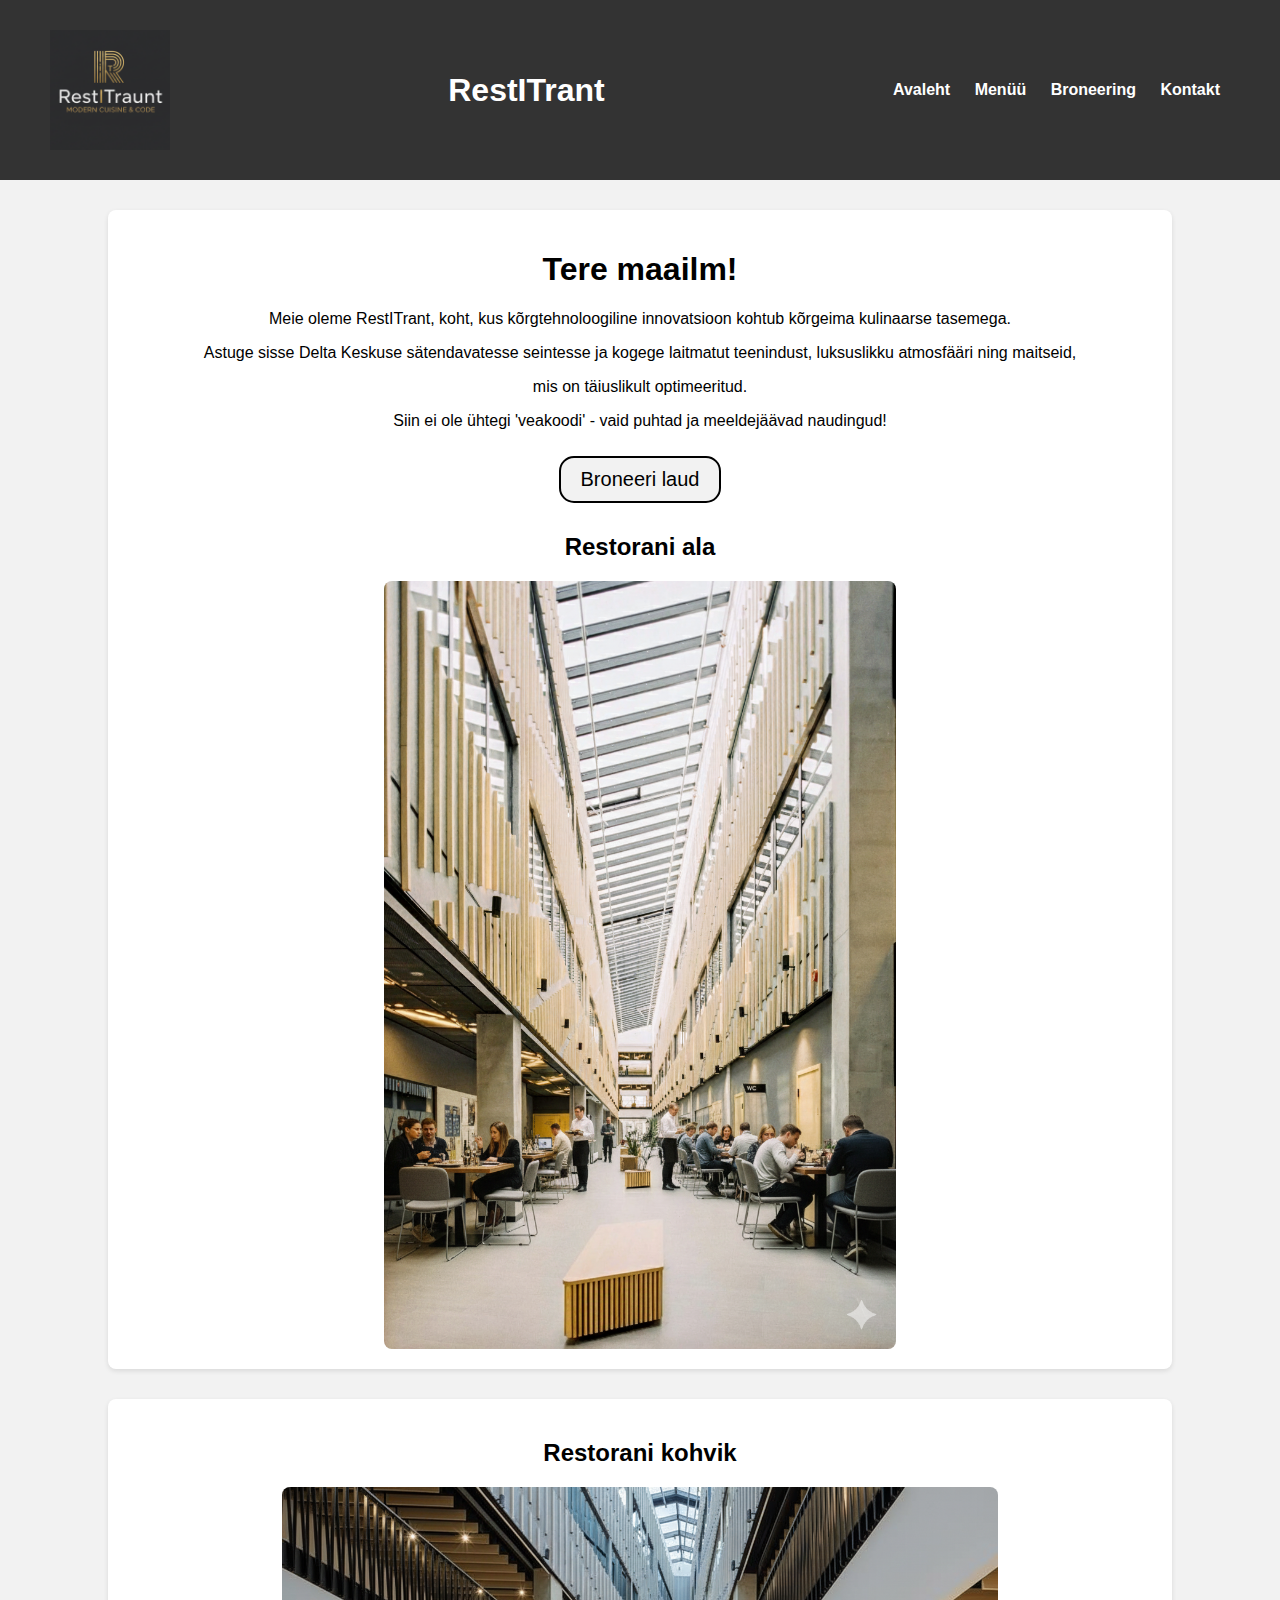
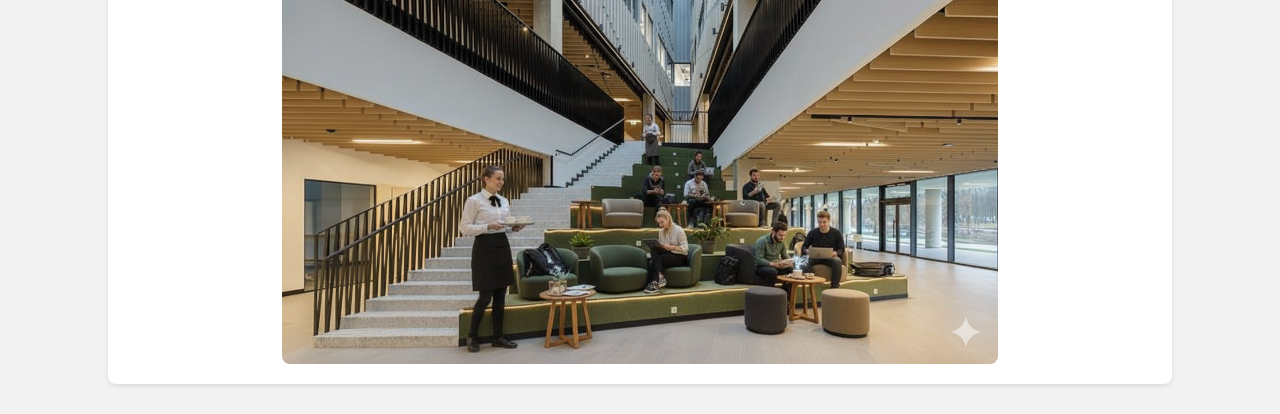
<file: index.html>
<!DOCTYPE html>
<html lang="et">
<head>
    <meta charset="UTF-8">
    <title>RestITrant Avaleht</title>
    <link rel="stylesheet" href="res/style.css">
</head>
<body>

<header>
    <div class="logo-container">
        <img src="images/restlogo.png" alt="RestITrant Logo" class="logo">
    </div>
    <h1>RestITrant</h1>
    <nav>
        <a href="index.html">Avaleht</a>
        <a href="menu.html">Menüü</a>
        <a href="broneering.html">Broneering</a>
        <a href="contact.html">Kontakt</a>
    </nav>
</header>

<div class="container">
    <h1>Tere maailm!</h1>
    <p>Meie oleme RestITrant, koht, kus kõrgtehnoloogiline innovatsioon kohtub kõrgeima kulinaarse tasemega.</p>
    <p>Astuge sisse Delta Keskuse sätendavatesse seintesse ja kogege laitmatut teenindust, luksuslikku atmosfääri ning maitseid, </p>
    <p>mis on täiuslikult optimeeritud. </p>
    <p>Siin ei ole ühtegi 'veakoodi' - vaid puhtad ja meeldejäävad naudingud!</p>
    <a href="broneering.html" class="nupp">Broneeri laud</a>
    <h2>Restorani ala</h2>
    <img src="images/rest.png" alt="Restorani pilt" style="width:50%; border-radius:8px;">
</div>

<div class="container">
    <h2>Restorani kohvik</h2>
    <img src="images/rest1.png" alt="Restorani pilt" style="width:70%; border-radius:8px;">
</div>

</body>
</html>
</file>
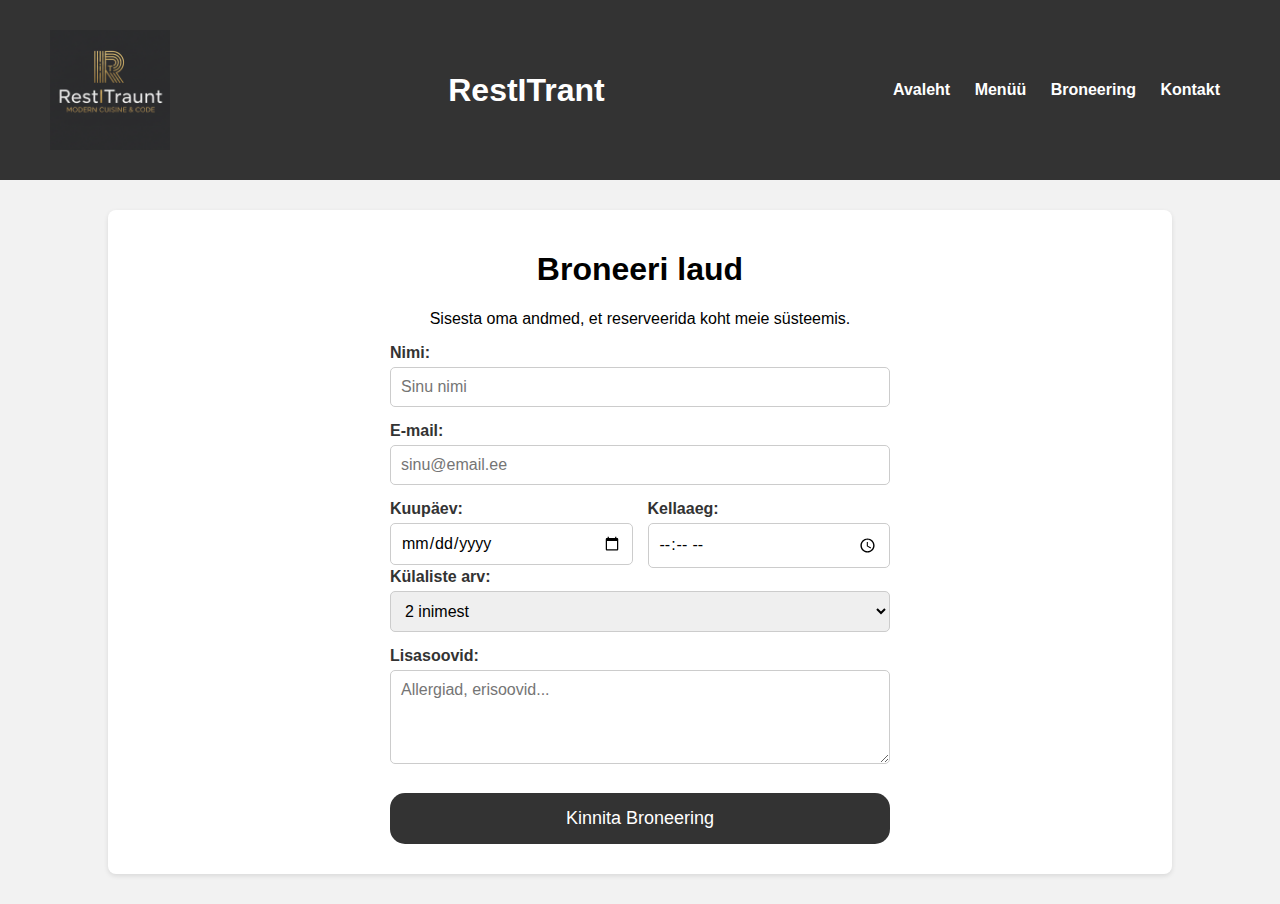
<file: broneering.html>
<!DOCTYPE html>
<html lang="et">
<head>
    <meta charset="UTF-8">
    <title>RestITrant Broneering</title>
    <meta name="viewport" content="width=device-width, initial-scale=1.0">
    <link rel="stylesheet" href="res/style.css">
</head>
<body>

<header>
    <div class="logo-container">
        <img src="images/restlogo.png" alt="RestITrant Logo" class="logo">
    </div>
    <h1>RestITrant</h1>
    <nav>
        <a href="index.html">Avaleht</a>
        <a href="menu.html">Menüü</a>
        <a href="broneering.html">Broneering</a>
        <a href="contact.html">Kontakt</a>
    </nav>
</header>

<div class="container">
    <h1>Broneeri laud</h1>
    <p>Sisesta oma andmed, et reserveerida koht meie süsteemis.</p>
    
    <form action="#" method="POST" class="booking-form">
        
        <div class="form-group">
            <label for="name">Nimi:</label>
            <input type="text" id="name" name="name" placeholder="Sinu nimi" required>
        </div>

        <div class="form-group">
            <label for="email">E-mail:</label>
            <input type="email" id="email" name="email" placeholder="sinu@email.ee" required>
        </div>

        <div class="form-group-row">
            <div class="half-width">
                <label for="date">Kuupäev:</label>
                <input type="date" id="date" name="date" required>
            </div>
            <div class="half-width">
                <label for="time">Kellaaeg:</label>
                <input type="time" id="time" name="time" min="11:00" max="23:00" required>
            </div>
        </div>

        <div class="form-group">
            <label for="guests">Külaliste arv:</label>
            <select id="guests" name="guests">
                <option value="1">1 inimene</option>
                <option value="2" selected>2 inimest</option>
                <option value="3">3 inimest</option>
                <option value="4">4 inimest</option>
                <option value="5">5+ inimest</option>
            </select>
        </div>

        <div class="form-group">
            <label for="message">Lisasoovid:</label>
            <textarea id="message" name="message" rows="4" placeholder="Allergiad, erisoovid..."></textarea>
        </div>

        <button type="submit" class="submit-btn">Kinnita Broneering</button>
    </form>

    <div id="success-message" style="display: none; padding: 40px;">
        <h2 style="color: #28a745;">✅ Broneering Kinnitatud!</h2>
        <p>Süsteem on teie andmed edukalt vastu võtnud.</p>
        <p>Kohtumiseni RestITrantis!</p>
        <br>
        <a href="index.html" style="color: #333; text-decoration: underline; font-weight: bold;">Tagasi avalehele</a>
    </div>

</div>

<script src="res/script.js"></script>

</body>
</html>
</file>
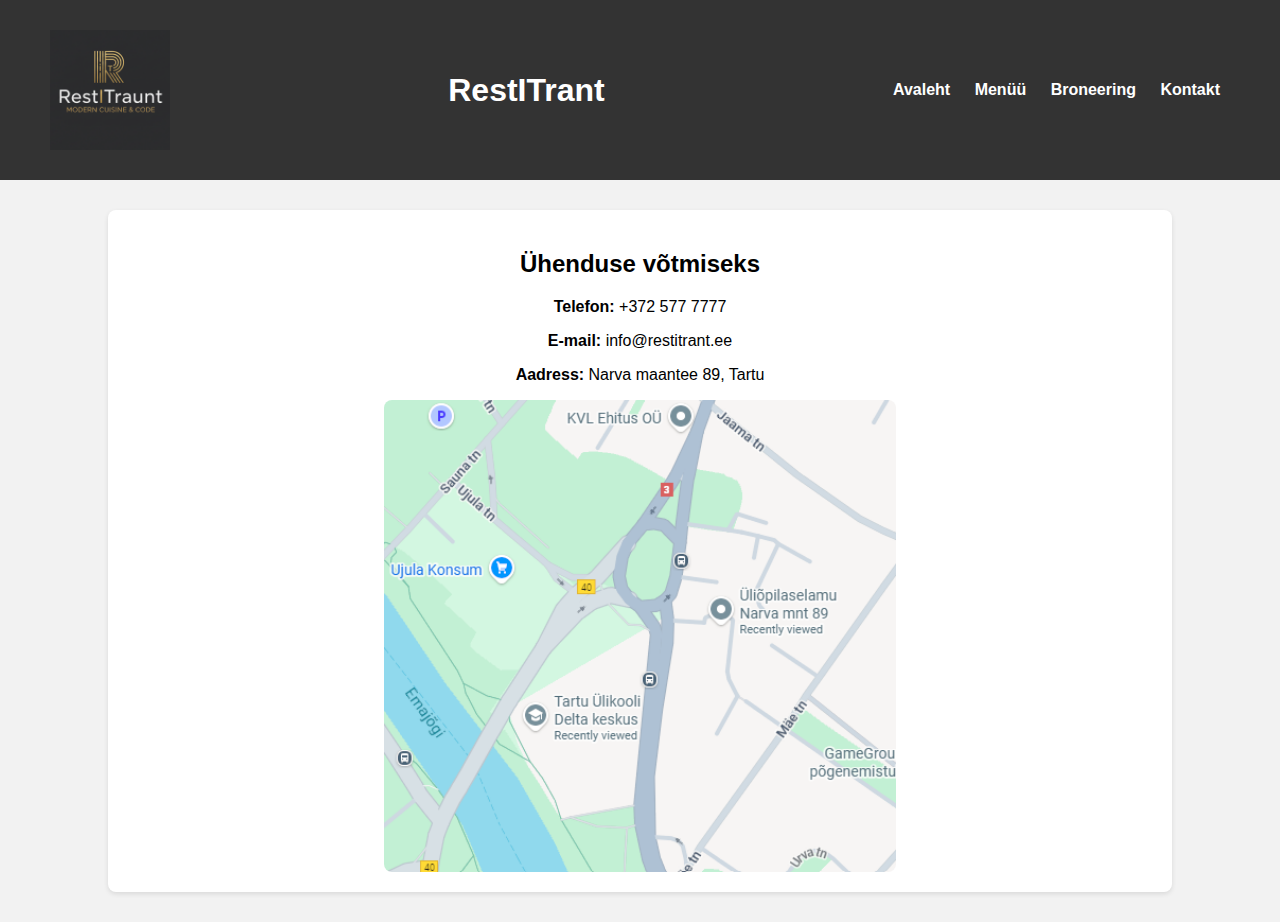
<file: contact.html>
<!DOCTYPE html>
<html lang="et">
<head>
    <meta charset="UTF-8">
    <title>RestITrant Kontakt</title>
    <link rel="stylesheet" href="res/style.css">
</head>
<body>

<header>
    <div class="logo-container">
        <img src="images/restlogo.png" alt="RestITrant Logo" class="logo">
    </div>
    <h1>RestITrant</h1>
    <nav>
        <a href="index.html">Avaleht</a>
        <a href="menu.html">Menüü</a>
        <a href="broneering.html">Broneering</a>
        <a href="contact.html">Kontakt</a>
    </nav>
</header>
<div class="container">
    <h2>Ühenduse võtmiseks</h2>
    <p><strong>Telefon:</strong> +372 577 7777</p>
    <p><strong>E-mail:</strong> info@restitrant.ee</p>
    <p><strong>Aadress:</strong> Narva maantee 89, Tartu</p>

    <img src="images/restloc.png" alt="Kaart" style="width:50%; border-radius:8px;">
</div>

</body>
</html>
</file>
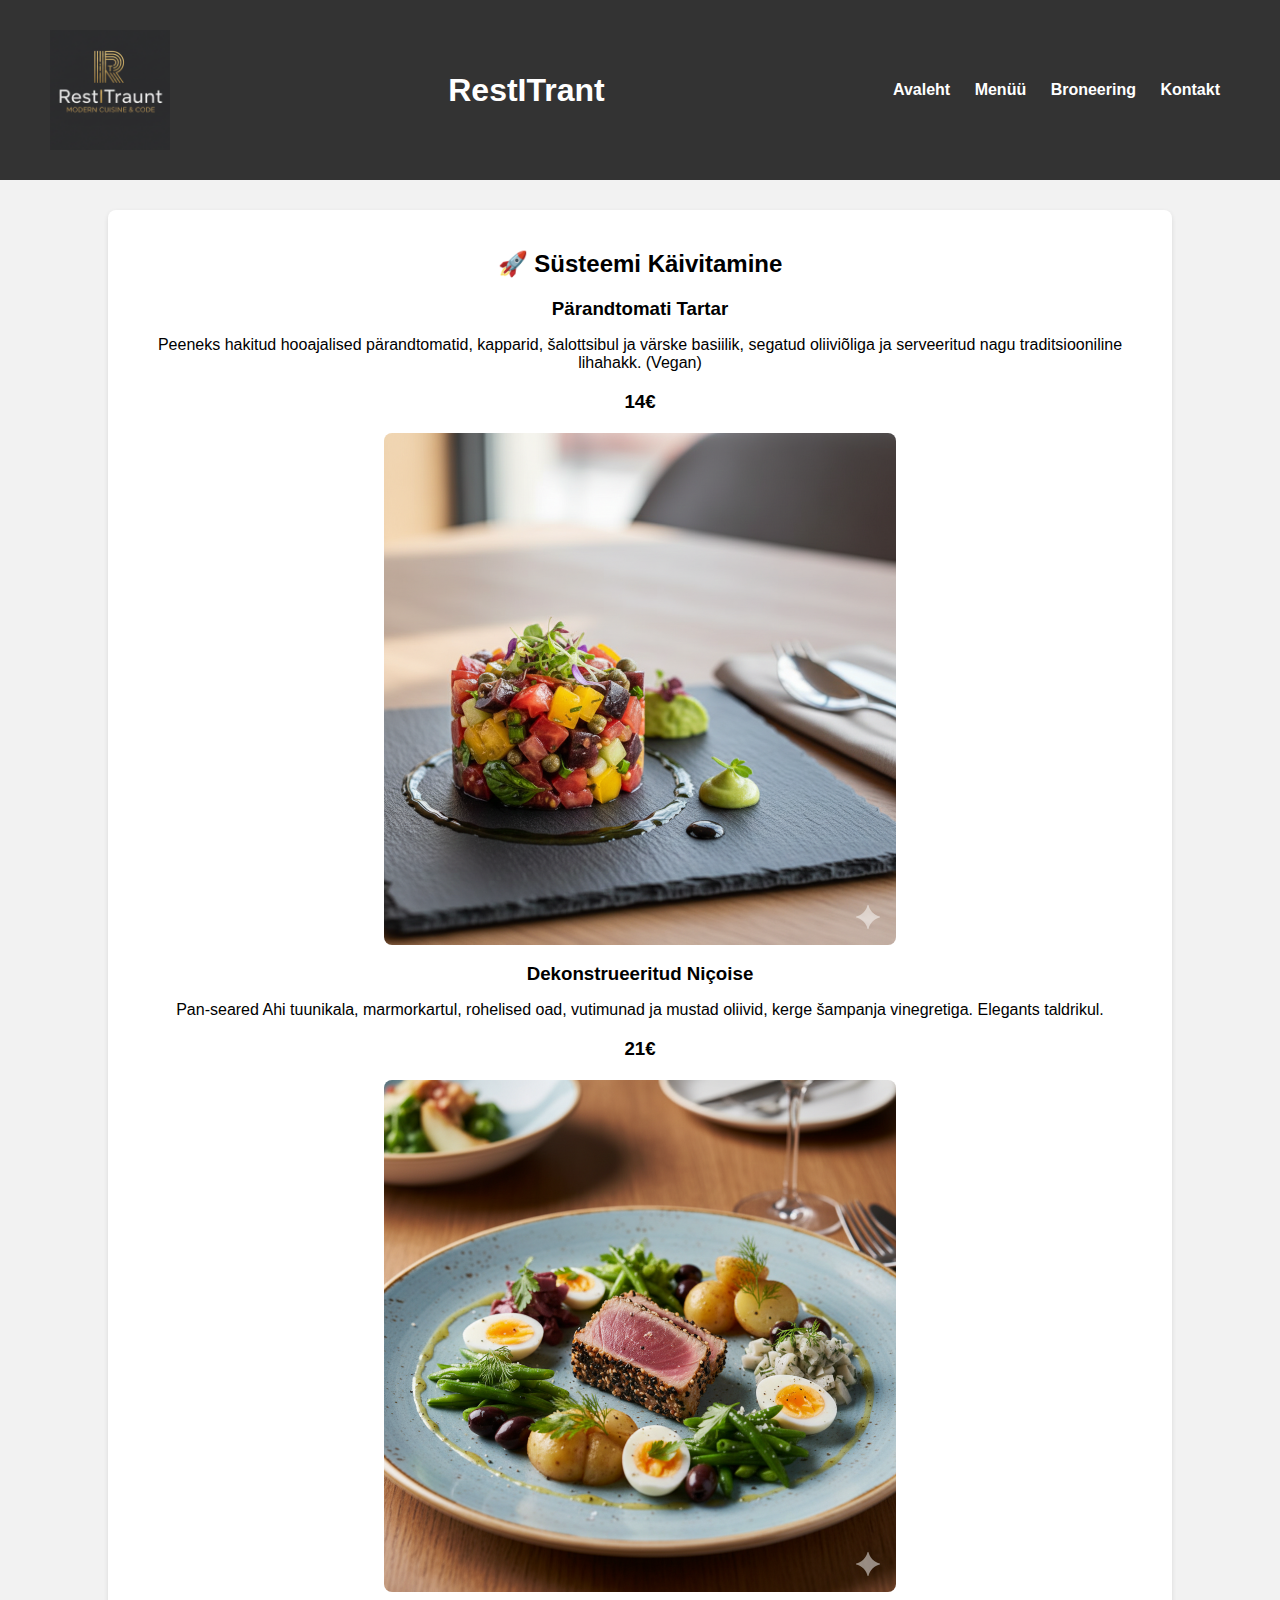
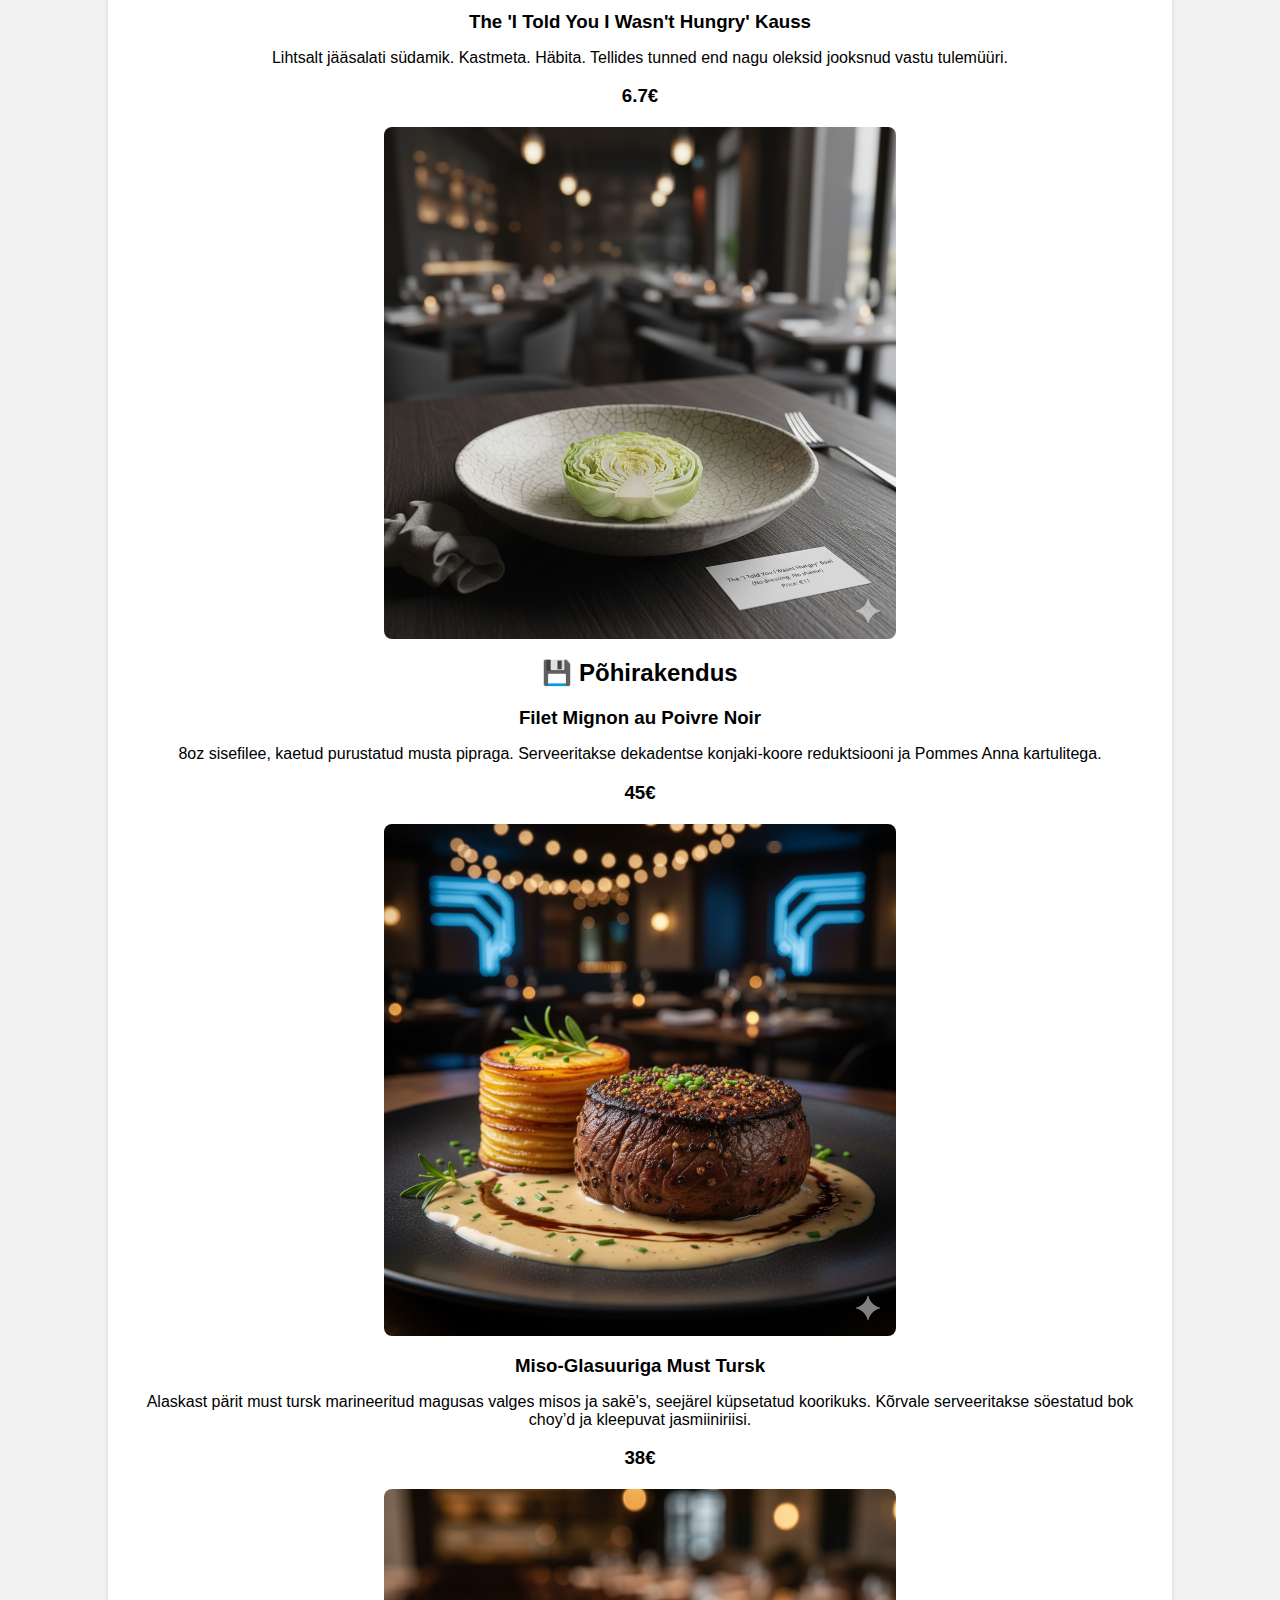
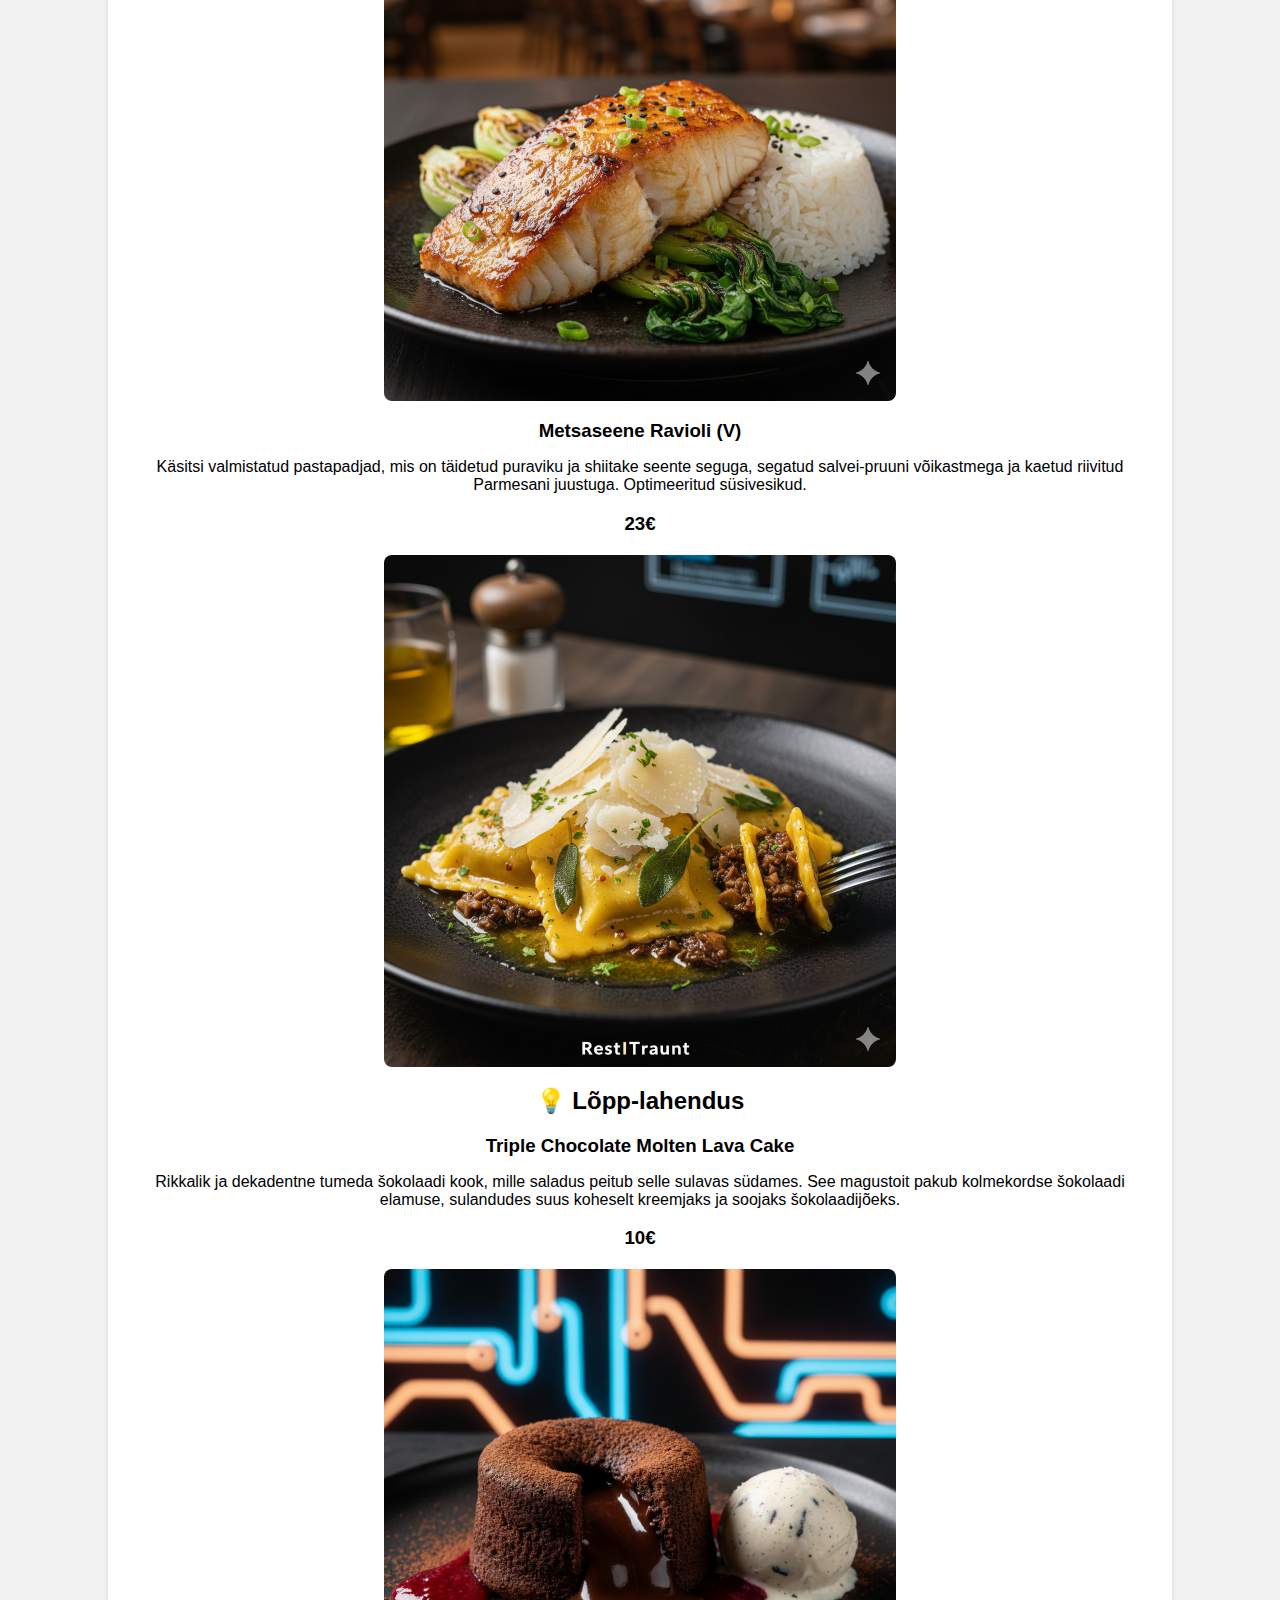
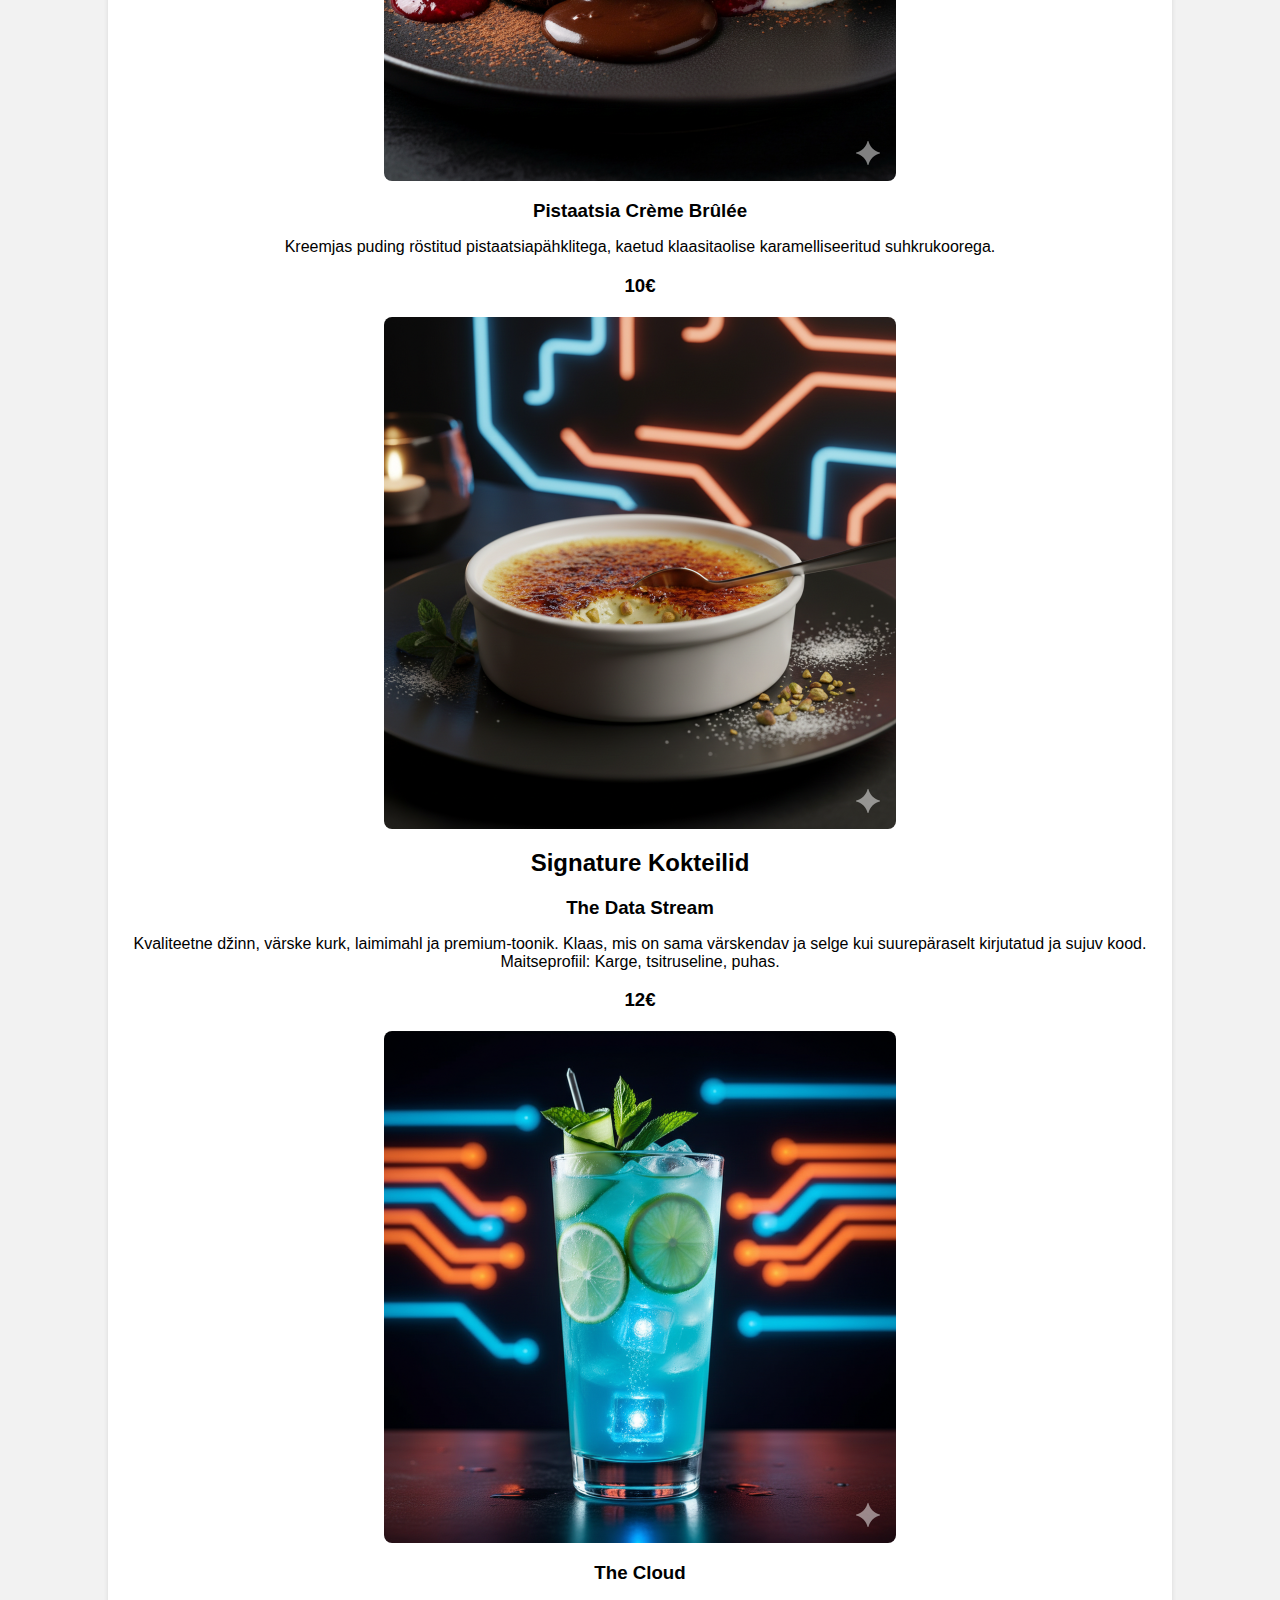
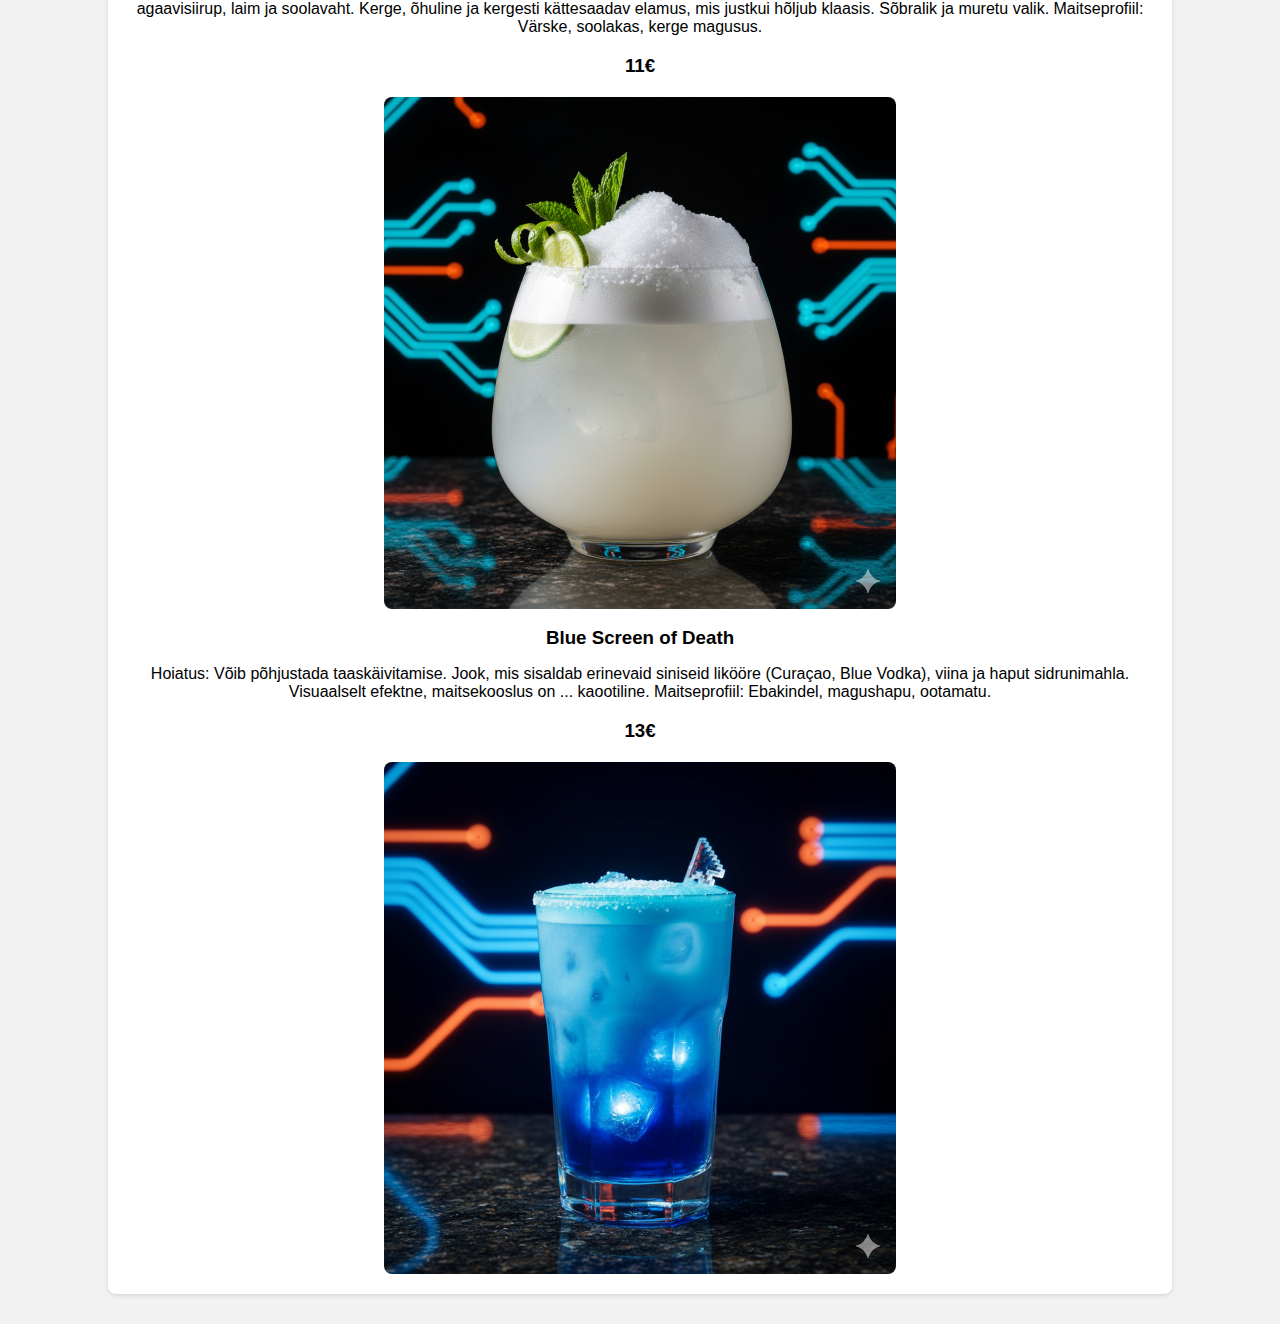
<file: menu.html>
<!DOCTYPE html>
<html lang="et">
<head>
    <meta charset="UTF-8">
    <title>RestITrant Menüü</title>
    <link rel="stylesheet" href="res/style.css">
</head>
<body>

<header>
    <div class="logo-container">
        <img src="images/restlogo.png" alt="RestITrant Logo" class="logo">
    </div>
    <h1>RestITrant</h1>
    <nav>
        <a href="index.html">Avaleht</a>
        <a href="menu.html">Menüü</a>
        <a href="broneering.html">Broneering</a>
        <a href="contact.html">Kontakt</a>
    </nav>
</header>

<div class="container">
    <h2>🚀 Süsteemi Käivitamine</h2>
    <div class="menu-item">
        <h3>Pärandtomati Tartar</h3>
        <p> Peeneks hakitud hooajalised pärandtomatid, kapparid, šalottsibul ja värske basiilik, segatud oliiviõliga ja serveeritud nagu traditsiooniline lihahakk. (Vegan) </p>
        <h3>14€</h3>
    </div>

    <img src="images/tartar.png" alt="Pilt Pärandtomati Tartarist" style="width:50%; border-radius:8px;">

    <div class="menu-item">
        <h3>Dekonstrueeritud Niçoise</h3>
        <p> Pan-seared Ahi tuunikala, marmorkartul, rohelised oad, vutimunad ja mustad oliivid, kerge šampanja vinegretiga. Elegants taldrikul. </p>
        <h3>21€</h3>
    </div>

    <img src="images/nicoise.png" alt="Pilt Dekonstrueeritud Niçoise" style="width:50%; border-radius:8px;">

    <div class="menu-item">
        <h3>The 'I Told You I Wasn't Hungry' Kauss</h3>
        <p> Lihtsalt jääsalati südamik. Kastmeta. Häbita. Tellides tunned end nagu oleksid jooksnud vastu tulemüüri. </p>
        <h3>6.7€</h3>
    </div>

    <img src="images/salat.png" alt="Pilt The 'I Told You I Wasn't Hungry' Kaussist" style="width:50%; border-radius:8px;">

    <h2>💾 Põhirakendus</h2>

    <div class="menu-item">
        <h3>Filet Mignon au Poivre Noir</h3>
        <p> 8oz sisefilee, kaetud purustatud musta pipraga. Serveeritakse dekadentse konjaki-koore reduktsiooni ja Pommes Anna kartulitega. </p>
        <h3>45€</h3>
    </div>

    <img src="images/mignon.png" alt="Pilt Filet Mignon au Poivre Noirist" style="width:50%; border-radius:8px;">

    <div class="menu-item">
        <h3>Miso-Glasuuriga Must Tursk</h3>
        <p> Alaskast pärit must tursk marineeritud magusas valges misos ja sakē's, seejärel küpsetatud koorikuks. Kõrvale serveeritakse söestatud bok choy’d ja kleepuvat jasmiiniriisi. </p>
        <h3>38€</h3>
    </div>

    <img src="images/tursk.png" alt="Pilt Miso-Glasuuriga Must Turskist" style="width:50%; border-radius:8px;">

    <div class="menu-item">
        <h3>Metsaseene Ravioli (V)</h3>
        <p> Käsitsi valmistatud pastapadjad, mis on täidetud puraviku ja shiitake seente seguga, segatud salvei-pruuni võikastmega ja kaetud riivitud Parmesani juustuga. Optimeeritud süsivesikud. </p>
        <h3>23€</h3>
    </div>

    <img src="images/ravioli.png" alt="Pilt Metsaseene Raviolist" style="width:50%; border-radius:8px;">

    <h2>💡 Lõpp-lahendus</h2>

    <div class="menu-item">
        <h3>Triple Chocolate Molten Lava Cake</h3>
        <p> Rikkalik ja dekadentne tumeda šokolaadi kook, mille saladus peitub selle sulavas südames. See magustoit pakub kolmekordse šokolaadi elamuse, sulandudes suus koheselt kreemjaks ja soojaks šokolaadijõeks. </p>
        <h3>10€</h3>
    </div>

    <img src="images/lavacake.png" alt="Pilt Triple Chocolate Molten Lava Cake'st" style="width:50%; border-radius:8px;">

    <div class="menu-item">
        <h3>Pistaatsia Crème Brûlée</h3>
        <p> Kreemjas puding röstitud pistaatsiapähklitega, kaetud klaasitaolise karamelliseeritud suhkrukoorega. </p>
        <h3>10€</h3>
    </div>

    <img src="images/cremebrulee.png" alt="Pilt Pistaatsia Crème Brûlée'st" style="width:50%; border-radius:8px;">

    <h2>Signature Kokteilid</h2>
    <div class="menu-item">
        <h3>The Data Stream</h3>
        <p> Kvaliteetne džinn, värske kurk, laimimahl ja premium-toonik. Klaas, mis on sama värskendav ja selge kui suurepäraselt kirjutatud ja sujuv kood. Maitseprofiil: Karge, tsitruseline, puhas. </p>
        <h3>12€</h3>
    </div>

    <img src="images/datastream.png" alt="Pilt The Data Stream-ist" style="width:50%; border-radius:8px;">

    <div class="menu-item">
        <h3>The Cloud</h3>
        <p> agaavisiirup, laim ja soolavaht. Kerge, õhuline ja kergesti kättesaadav elamus, mis justkui hõljub klaasis. Sõbralik ja muretu valik. Maitseprofiil: Värske, soolakas, kerge magusus. </p>
        <h3>11€</h3>
    </div>

    <img src="images/cloud.png" alt="Pilt The Cloud-st" style="width:50%; border-radius:8px;">

    <div class="menu-item">
        <h3>Blue Screen of Death</h3>
        <p> Hoiatus: Võib põhjustada taaskäivitamise. Jook, mis sisaldab erinevaid siniseid likööre (Curaçao, Blue Vodka), viina ja haput sidrunimahla. Visuaalselt efektne, maitsekooslus on ... kaootiline. Maitseprofiil: Ebakindel, magushapu, ootamatu.</p>
        <h3>13€</h3>
    </div>

    <img src="images/death.png" alt="Pilt The Cloud-st" style="width:50%; border-radius:8px;">
</div>

</body>
</html>
</file>
<file: res/style.css>
body {
    background-color: #f2f2f2; 
    font-family: Arial, sans-serif;
    margin: 0;
    padding: 0;
}

header {
    background-color: #333;
    color: white;
    padding: 30px;
    text-align: center;
    display: flex; 
    align-items: center; 
    justify-content: space-between; 
    position: relative; 
}

.logo-container {
    padding-left: 20px; 
}

.logo {
    width: 120px; 
    height: auto; 
    cursor: pointer;
    display: block; 
}

header h1 {
    margin: 0; 
    flex-grow: 1; 
    text-align: center; 
}

nav {
    padding-right: 20px; 
}

nav a {
    color: white;
    margin: 0 10px;
    text-decoration: none;
    font-weight: bold;
}

nav a:hover {
    text-decoration: underline;
}

button, .nupp {
    font-size: 20px;
    background-color: #f2f2f2;
    color: black;
    border-radius: 15px;
    border: 2px solid black; 
    padding: 10px 20px;
    cursor: pointer;
    display: inline-block; 
    margin: 10px auto; 
    
    text-decoration: none; /* Võtab lingi allkriipsu ära */
    line-height: normal;   /* Parandab teksti kõrgust */
}

.container {
    width: 80%;
    max-width: 1200px;
    height: auto;
    margin: 30px auto;
    background: white;
    padding: 20px;
    border-radius: 8px;
    box-shadow: 0 2px 5px rgba(0,0,0,0.1);
    text-align: center;
}

h1 {
    text-align: center;
}

.menu-item {
    margin-bottom: 20px;
}

.menu-item h3 {
    margin-bottom: 5px;
}

/* --- BRONEERINGU VORMI LISANDUSED --- */

.booking-form {
    max-width: 500px;
    margin: 0 auto; 
    text-align: left; 
}

.form-group {
    margin-bottom: 15px;
}

.booking-form label {
    display: block;
    margin-bottom: 5px;
    font-weight: bold;
    color: #333;
}

.booking-form input, 
.booking-form select, 
.booking-form textarea {
    width: 100%; 
    padding: 10px;
    border: 1px solid #ccc; 
    border-radius: 5px;
    box-sizing: border-box; 
    font-size: 16px; 
    font-family: Arial, sans-serif;
}

.booking-form input:focus,
.booking-form select:focus,
.booking-form textarea:focus {
    outline: none;
    border-color: #333;
    background-color: #fafafa;
}

.form-group-row {
    display: flex;
    gap: 15px; 
}

.half-width {
    flex: 1;
}

.submit-btn {
    width: 100%;
    background-color: #333;
    color: white;
    border: none;
    padding: 15px;
    font-size: 18px;
    border-radius: 15px;
    cursor: pointer;
    margin-top: 10px;
}

.submit-btn:hover {
    background-color: #555;
    text-decoration: none;
}

img {
    max-width: 100%;  
    height: auto;     
    display: block;   
    margin: 0 auto;   
}
</file>
